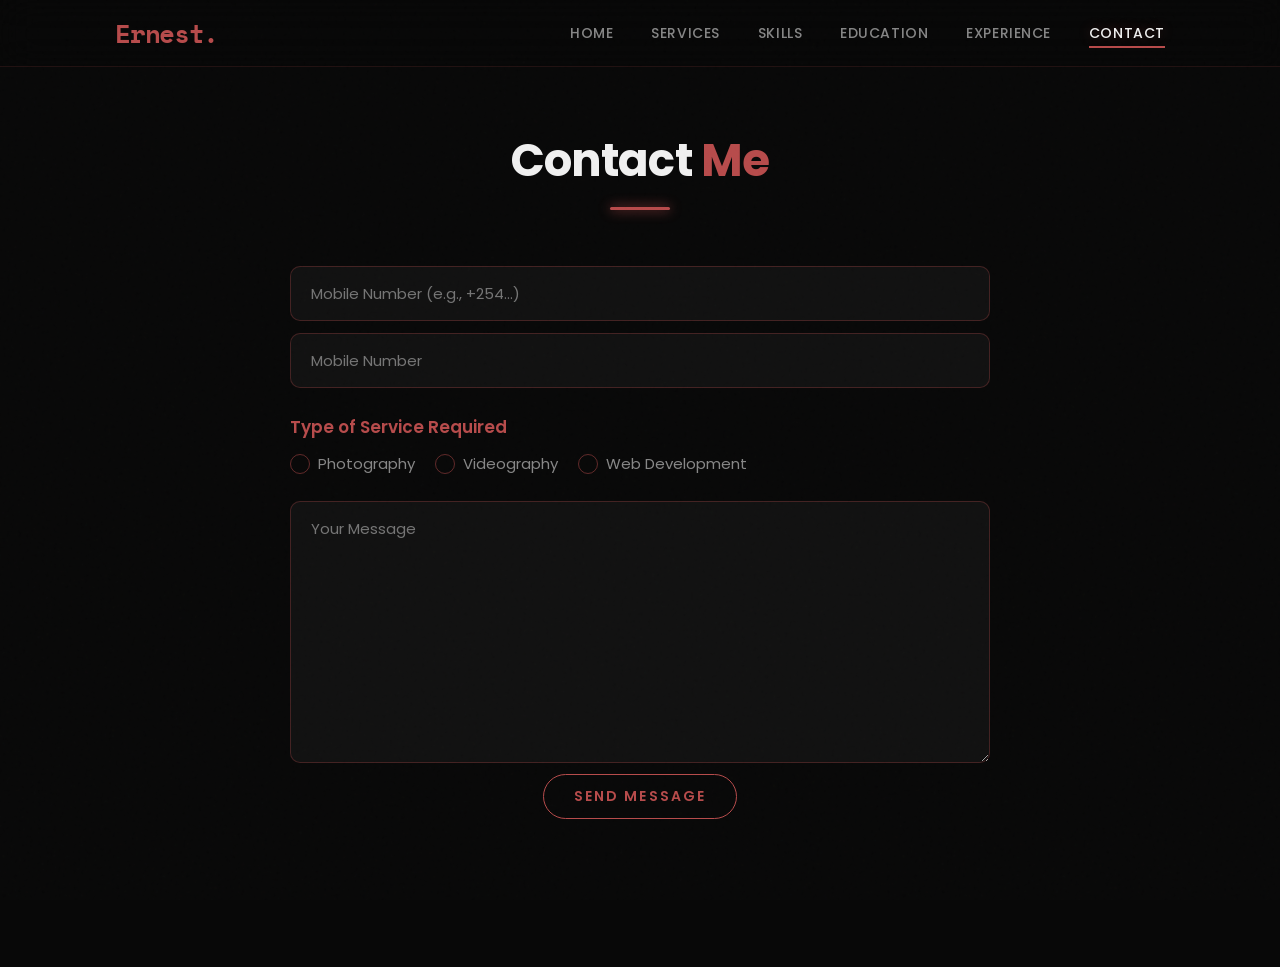
<file: contact.html>
<!DOCTYPE html>
<html lang="en">
<head>
    <meta charset="UTF-8">
    <meta name="viewport" content="width=device-width, initial-scale=1.0">
    <link rel="preconnect" href="https://fonts.googleapis.com">
    <link rel="preconnect" href="https://fonts.gstatic.com" crossorigin>
    <link href="https://fonts.googleapis.com/css2?family=Poppins:wght@100;200;300;400;500;600;700;800&family=Space+Mono:wght@400;700&display=swap" rel="stylesheet">
    <link rel="stylesheet" href="https://cdnjs.cloudflare.com/ajax/libs/font-awesome/6.5.2/css/all.min.css">
    <link rel="stylesheet" href="style.css">
    <link rel="icon" href="main.jpg">
    <title>Contact — Ernest</title>
</head>
<body>
    <header>
        <a href="index.html" class="logo">Ernest.</a>
        <nav>
            <a href="index.html">Home</a>
            <a href="services.html">Services</a>
            <a href="skills.html">Skills</a>
            <a href="education.html">Education</a>
            <a href="experience.html">Experience</a>
            <a href="contact.html" class="active">Contact</a>
        </nav>
    </header>

    <section class="contact" id="contact">
        <h2 class="heading">Contact <span>Me</span></h2>

        <form action="https://formspree.io/f/xzdrleoq" method="POST">
           <div class="input-box">
                <input type="tel" 
                    placeholder="Mobile Number (e.g., +254...)" 
                    name="user_phone" 
                    pattern="^\+?[0-9]{7,15}$" 
                    title="Please enter a valid phone number with country code (e.g., +123456789)"
                    required style="width: 100%;">
            </div>

            <div class="input-box">
                <input type="tel" placeholder="Mobile Number" name="user_Admission_Number" required style="width: 100%;">
            </div>

            <div class="services-box">
                <h3>Type of Service Required</h3>
                <div class="checkbox-group">
                    <label>
                        <input type="checkbox" name="service" value="Photography"> Photography
                    </label>
                    <label>
                        <input type="checkbox" name="service" value="Videography"> Videography
                    </label>
                    <label>
                        <input type="checkbox" name="service" value="Web Development"> Web Development
                    </label>
                </div>
            </div>

            <textarea name="message" cols="30" rows="10" placeholder="Your Message"></textarea>
            <input type="submit" value="Send Message" class="btn">
        </form>
    </section>
</body>
</html>
</file>
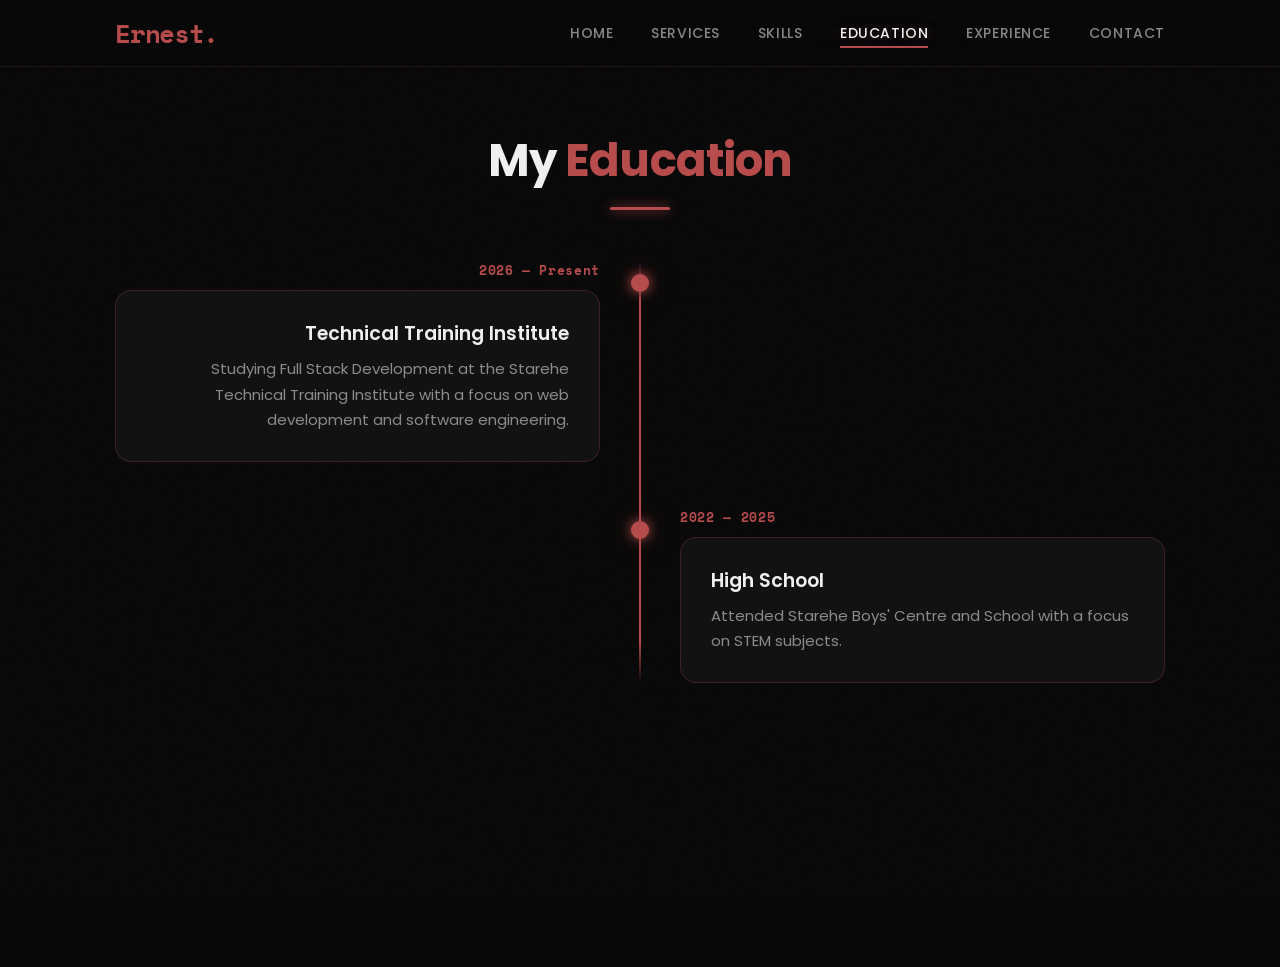
<file: education.html>
<!DOCTYPE html>
<html lang="en">
<head>
    <meta charset="UTF-8">
    <meta name="viewport" content="width=device-width, initial-scale=1.0">
    <link rel="preconnect" href="https://fonts.googleapis.com">
    <link rel="preconnect" href="https://fonts.gstatic.com" crossorigin>
    <link href="https://fonts.googleapis.com/css2?family=Poppins:wght@100;200;300;400;500;600;700;800&family=Space+Mono:wght@400;700&display=swap" rel="stylesheet">
    <link rel="stylesheet" href="https://cdnjs.cloudflare.com/ajax/libs/font-awesome/6.5.2/css/all.min.css">
    <link rel="stylesheet" href="style.css">
    <link rel="icon" href="main.jpg">
    <title>Education — Ernest</title>
</head>
<body>
    <header>
        <a href="index.html" class="logo">Ernest.</a>
        <nav>
            <a href="index.html">Home</a>
            <a href="services.html">Services</a>
            <a href="skills.html">Skills</a>
            <a href="education.html" class="active">Education</a>
            <a href="experience.html">Experience</a>
            <a href="contact.html">Contact</a>
        </nav>
    </header>

    <section class="education" id="education">
        <h2 class="heading">My <span>Education</span></h2>
        <div class="timeline-items">
            <div class="timeline-item">
                <div class="timeline-dot"></div>
                <div class="timeline-date">2026 — Present</div>
                <div class="timeline-content">
                    <h3>Technical Training Institute</h3>
                    <p>Studying Full Stack Development at the Starehe Technical Training Institute with a focus on web development and software engineering.</p>
                </div>
            </div>
            <div class="timeline-item">
                <div class="timeline-dot"></div>
                <div class="timeline-date">2022 — 2025</div>
                <div class="timeline-content">
                    <h3>High School</h3>
                    <p>Attended Starehe Boys' Centre and School with a focus on STEM subjects.</p>
                </div>
            </div>
        </div>
    </section>
</body>
</html>
</file>
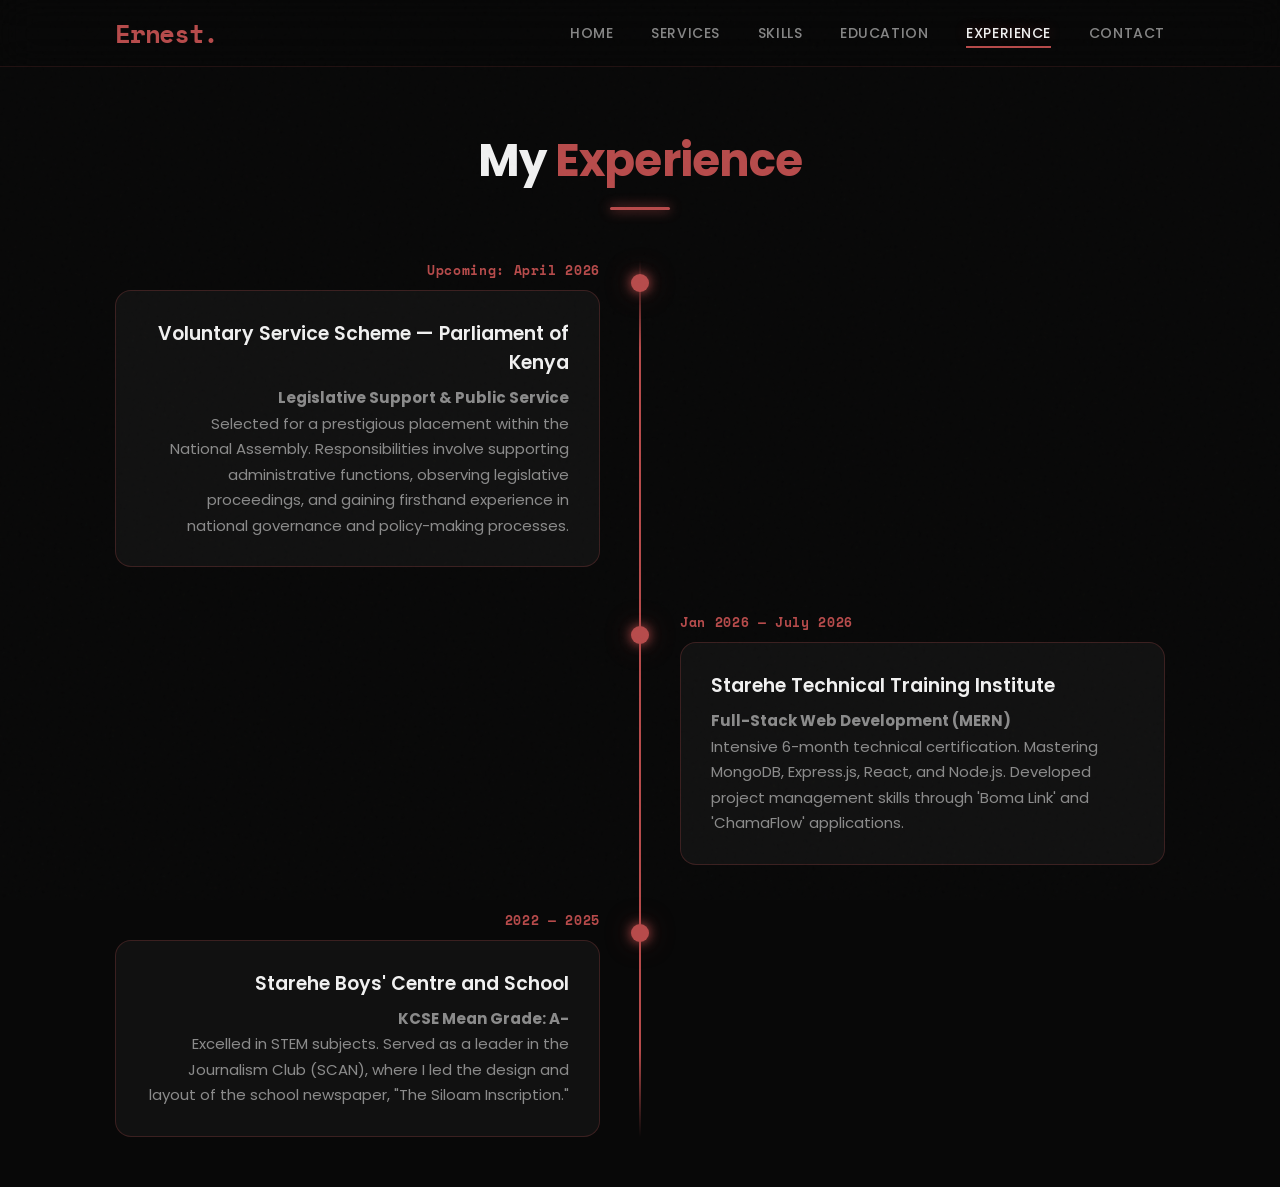
<file: experience.html>
<!DOCTYPE html>
<html lang="en">
<head>
    <meta charset="UTF-8">
    <meta name="viewport" content="width=device-width, initial-scale=1.0">
    <link rel="preconnect" href="https://fonts.googleapis.com">
    <link rel="preconnect" href="https://fonts.gstatic.com" crossorigin>
    <link href="https://fonts.googleapis.com/css2?family=Poppins:wght@100;200;300;400;500;600;700;800&family=Space+Mono:wght@400;700&display=swap" rel="stylesheet">
    <link rel="stylesheet" href="https://cdnjs.cloudflare.com/ajax/libs/font-awesome/6.5.2/css/all.min.css">
    <link rel="stylesheet" href="style.css">
    <link rel="icon" href="main.jpg">
    <title>Experience — Ernest</title>
</head>
<body>
    <header>
        <a href="index.html" class="logo">Ernest.</a>
        <nav>
            <a href="index.html">Home</a>
            <a href="services.html">Services</a>
            <a href="skills.html">Skills</a>
            <a href="education.html">Education</a>
            <a href="experience.html" class="active">Experience</a>
            <a href="contact.html">Contact</a>
        </nav>
    </header>

    <section class="experience" id="experience">
        <h2 class="heading">My <span>Experience</span></h2>
        <div class="timeline-items">
            <div class="timeline-item">
                <div class="timeline-dot"></div>
                <div class="timeline-date">Upcoming: April 2026</div>
                <div class="timeline-content">
                    <h3>Voluntary Service Scheme — Parliament of Kenya</h3>
                    <p><strong>Legislative Support & Public Service</strong></p>
                    <p>Selected for a prestigious placement within the National Assembly. Responsibilities involve supporting administrative functions, observing legislative proceedings, and gaining firsthand experience in national governance and policy-making processes.</p>
                </div>
            </div>
            <div class="timeline-item">
                <div class="timeline-dot"></div>
                <div class="timeline-date">Jan 2026 — July 2026</div>
                <div class="timeline-content">
                    <h3>Starehe Technical Training Institute</h3>
                    <p><strong>Full-Stack Web Development (MERN)</strong></p>
                    <p>Intensive 6-month technical certification. Mastering MongoDB, Express.js, React, and Node.js. Developed project management skills through 'Boma Link' and 'ChamaFlow' applications.</p>
                </div>
            </div>

            <div class="timeline-item">
                <div class="timeline-dot"></div>
                <div class="timeline-date">2022 — 2025</div>
                <div class="timeline-content">
                    <h3>Starehe Boys' Centre and School</h3>
                    <p><strong>KCSE Mean Grade: A-</strong></p>
                    <p>Excelled in STEM subjects. Served as a leader in the Journalism Club (SCAN), where I led the design and layout of the school newspaper, "The Siloam Inscription."</p>
                </div>
            </div>
        </div>
    </section>
</body>
</html>
</file>
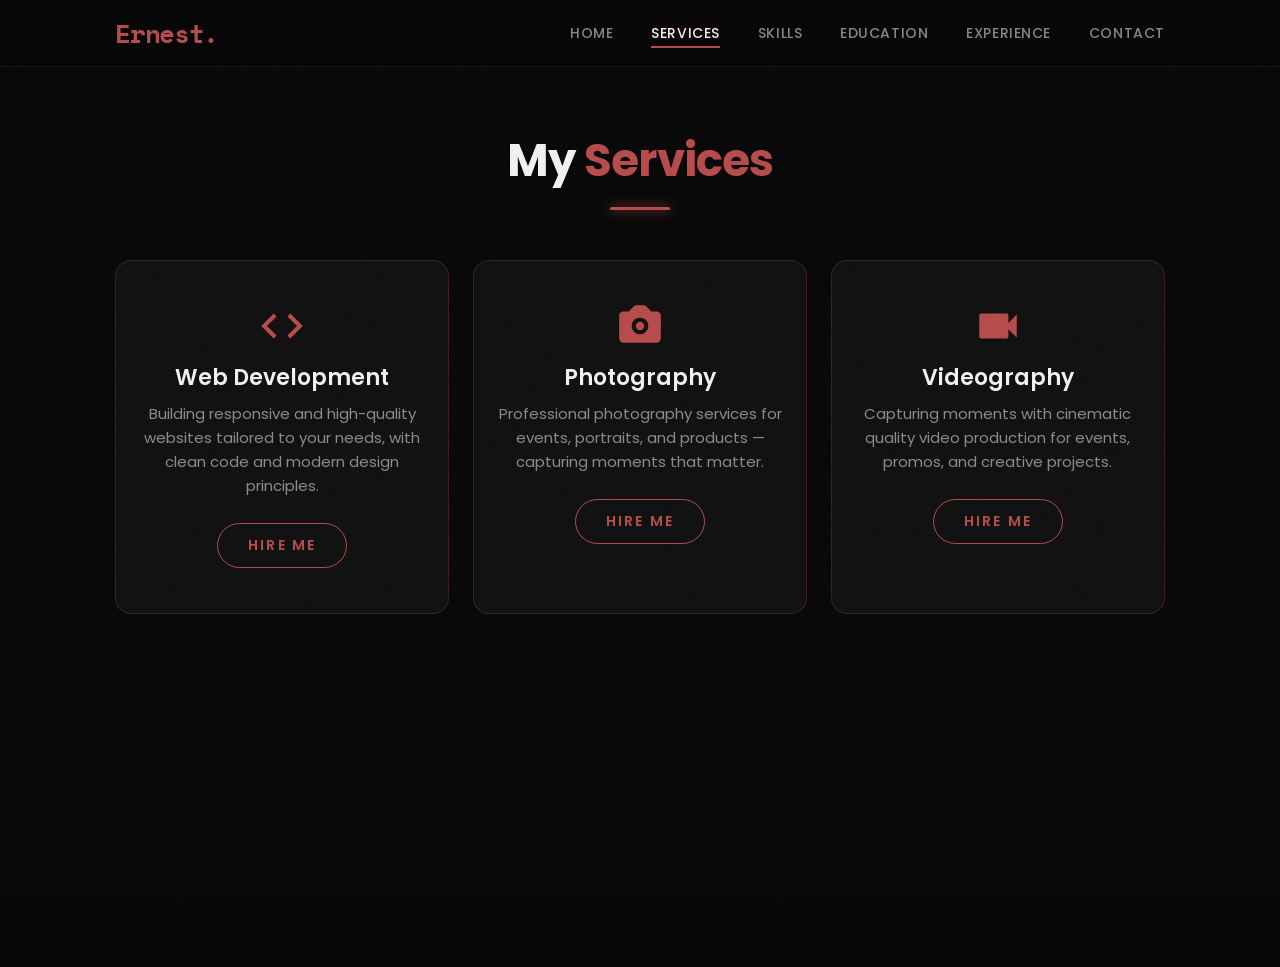
<file: services.html>
<!DOCTYPE html>
<html lang="en">
<head>
    <meta charset="UTF-8">
    <meta name="viewport" content="width=device-width, initial-scale=1.0">
    <link rel="preconnect" href="https://fonts.googleapis.com">
    <link rel="preconnect" href="https://fonts.gstatic.com" crossorigin>
    <link href="https://fonts.googleapis.com/css2?family=Poppins:wght@100;200;300;400;500;600;700;800&family=Space+Mono:wght@400;700&display=swap" rel="stylesheet">
    <link rel="stylesheet" href="style.css">
    <link rel="icon" href="main.jpg">
    <title>Services — Ernest</title>
</head>
<body>
    <header>
        <a href="index.html" class="logo">Ernest.</a>
        <nav>
            <a href="index.html">Home</a>
            <a href="services.html" class="active">Services</a>
            <a href="skills.html">Skills</a>
            <a href="education.html">Education</a>
            <a href="experience.html">Experience</a>
            <a href="contact.html">Contact</a>
        </nav>
    </header>

    <section class="services" id="services">
        <h2 class="heading">My <span>Services</span></h2>
        <div class="services-container">
            <div class="service-box">
                <svg xmlns="http://www.w3.org/2000/svg" viewBox="0 0 24 24" fill="currentColor"><path d="M9.4 16.6 4.8 12l4.6-4.6L8 6l-6 6 6 6 1.4-1.4zm5.2 0 4.6-4.6-4.6-4.6L16 6l6 6-6 6-1.4-1.4z"/></svg>
                <h3>Web Development</h3>
                <p>Building responsive and high-quality websites tailored to your needs, with clean code and modern design principles.</p>
                <a href="contact.html" class="btn">Hire Me</a>
            </div>
            <div class="service-box">
                <svg xmlns="http://www.w3.org/2000/svg" viewBox="0 0 24 24" fill="currentColor"><path d="M20 5h-2.586l-2.707-2.707A1 1 0 0 0 14 2h-4a1 1 0 0 0-.707.293L6.586 5H4a2 2 0 0 0-2 2v11a2 2 0 0 0 2 2h16a2 2 0 0 0 2-2V7a2 2 0 0 0-2-2zm-8 11a4 4 0 1 1 0-8 4 4 0 0 1 0 8zm0-6a2 2 0 1 0 0 4 2 2 0 0 0 0-4z"/></svg>
                <h3>Photography</h3>
                <p>Professional photography services for events, portraits, and products — capturing moments that matter.</p>
                <a href="contact.html" class="btn">Hire Me</a>
            </div>
            <div class="service-box">
                <svg xmlns="http://www.w3.org/2000/svg" viewBox="0 0 24 24" fill="currentColor"><path d="M17 10.5V7a1 1 0 0 0-1-1H4a1 1 0 0 0-1 1v10a1 1 0 0 0 1 1h12a1 1 0 0 0 1-1v-3.5l4 4v-11l-4 4z"/></svg>
                <h3>Videography</h3>
                <p>Capturing moments with cinematic quality video production for events, promos, and creative projects.</p>
                <a href="contact.html" class="btn">Hire Me</a>
            </div>
        </div>
    </section>
</body>
</html>
</file>
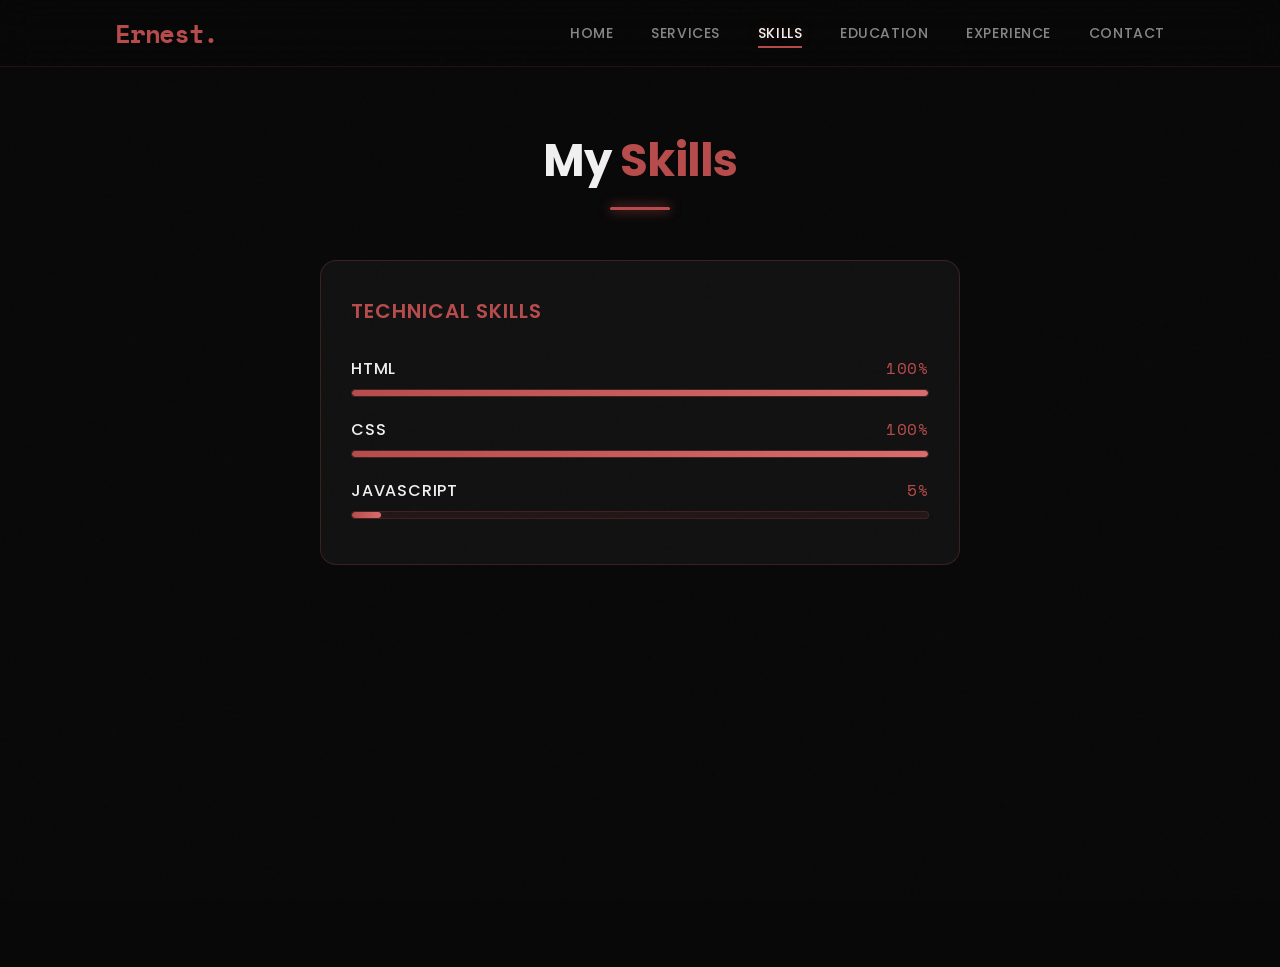
<file: skills.html>
<!DOCTYPE html>
<html lang="en">
<head>
    <meta charset="UTF-8">
    <meta name="viewport" content="width=device-width, initial-scale=1.0">
    <link rel="preconnect" href="https://fonts.googleapis.com">
    <link rel="preconnect" href="https://fonts.gstatic.com" crossorigin>
    <link href="https://fonts.googleapis.com/css2?family=Poppins:wght@100;200;300;400;500;600;700;800&family=Space+Mono:wght@400;700&display=swap" rel="stylesheet">
    <link rel="stylesheet" href="https://cdnjs.cloudflare.com/ajax/libs/font-awesome/6.5.2/css/all.min.css">
    <link rel="stylesheet" href="style.css">
    <link rel="icon" href="main.jpg">
    <title>Skills — Ernest</title>
</head>
<body>
    <header>
        <a href="index.html" class="logo">Ernest.</a>
        <nav>
            <a href="index.html">Home</a>
            <a href="services.html">Services</a>
            <a href="skills.html" class="active">Skills</a>
            <a href="education.html">Education</a>
            <a href="experience.html">Experience</a>
            <a href="contact.html">Contact</a>
        </nav>
    </header>

    <section class="skills" id="skills">
        <h2 class="heading">My <span>Skills</span></h2>
        <div class="skills-container">
            <div class="skill-box">
                <h3>Technical Skills</h3>
                <div class="skill-content">
                    <div class="progress">
                        <h3>HTML <span>100%</span></h3>
                        <div class="bar"><span style="width: 100%;"></span></div>
                    </div>
                    <div class="progress">
                        <h3>CSS <span>100%</span></h3>
                        <div class="bar"><span style="width: 100%;"></span></div>
                    </div>
                    <div class="progress">
                        <h3>JavaScript <span>5%</span></h3>
                        <div class="bar"><span style="width: 5%;"></span></div>
                    </div>
                </div>
            </div>
        </div>
    </section>
</body>
</html>
</file>
<file: style.css>
/* Fonts loaded via <link> in HTML — no @import needed */

:root {
    --red: #b74b4b;
    --red-glow: rgba(183, 75, 75, 0.35);
    --red-dim: rgba(183, 75, 75, 0.12);
    --bg: #080808;
    --surface: #111111;
    --surface2: #181818;
    --text: #f0f0f0;
    --text-dim: rgba(240, 240, 240, 0.55);
    --radius: 1.6rem;
    --transition: 0.35s cubic-bezier(0.4, 0, 0.2, 1);
}

*, *::before, *::after {
    font-family: 'Poppins', sans-serif;
    margin: 0;
    padding: 0;
    box-sizing: border-box;
    text-decoration: none;
    border: none;
    outline: none;
}

html {
    font-size: 62.5%;
    scroll-behavior: smooth;
}

/* Custom scrollbar */
::-webkit-scrollbar { width: 6px; }
::-webkit-scrollbar-track { background: var(--bg); }
::-webkit-scrollbar-thumb { background: var(--red); border-radius: 3px; }
::-webkit-scrollbar-thumb:hover { background: #d05c5c; }

body {
    width: 100%;
    min-height: 100vh;
    overflow-x: hidden;
    background-color: var(--bg);
    color: var(--text);
}

/* Grain texture overlay */
body::before {
    content: '';
    position: fixed;
    inset: 0;
    background-image: url("data:image/svg+xml,%3Csvg viewBox='0 0 256 256' xmlns='http://www.w3.org/2000/svg'%3E%3Cfilter id='noise'%3E%3CfeTurbulence type='fractalNoise' baseFrequency='0.9' numOctaves='4' stitchTiles='stitch'/%3E%3C/filter%3E%3Crect width='100%25' height='100%25' filter='url(%23noise)' opacity='0.035'/%3E%3C/svg%3E");
    pointer-events: none;
    z-index: 9999;
    opacity: 0.5;
}

/* ─── HEADER ─────────────────────────────── */
header {
    position: sticky;
    top: 0;
    left: 0;
    width: 100%;
    padding: 1.4rem 9%;
    background: rgba(8, 8, 8, 0.3);
    backdrop-filter: blur(18px) saturate(1.5);
    -webkit-backdrop-filter: blur(18px) saturate(1.5);
    border-bottom: 1px solid rgba(183, 75, 75, 0.15);
    display: flex;
    justify-content: space-between;
    align-items: center;
    z-index: 100;
    transition: background var(--transition);
}

.logo {
    font-family: 'Space Mono', monospace;
    font-size: 2.6rem;
    color: var(--red);
    font-weight: 700;
    cursor: pointer;
    letter-spacing: -0.05em;
    transition: var(--transition);
}

.logo:hover {
    text-shadow: 0 0 20px var(--red);
    transform: scale(1.06);
}

nav a {
    font-size: 1.4rem;
    color: var(--text-dim);
    margin-left: 3.5rem;
    font-weight: 500;
    letter-spacing: 0.04em;
    text-transform: uppercase;
    transition: var(--transition);
    border-bottom: 2px solid transparent;
    padding-bottom: 3px;
}

nav a:hover,
nav a.active {
    color: var(--text);
    border-bottom-color: var(--red);
    text-shadow: 0 0 12px var(--red-glow);
}

/* ─── FADE-IN ANIMATION ──────────────────── */
@keyframes fadeUp {
    from { opacity: 0; transform: translateY(28px); }
    to   { opacity: 1; transform: translateY(0); }
}

section {
    min-height: 100vh;
    padding: 6rem 9% 5rem;
}

.home-img,
.home-content {
    animation: fadeUp 0.7s ease both;
}

.home-img { animation-delay: 0.1s; }
.home-content { animation-delay: 0.2s; }

/* ─── HOME ───────────────────────────────── */
.home {
    display: flex;
    justify-content: center;
    align-items: center;
    gap: 8rem;
    position: relative;
    overflow: hidden;
}

/* Ambient background glow */
.home::after {
    content: '';
    position: absolute;
    width: 50rem;
    height: 50rem;
    border-radius: 50%;
    background: radial-gradient(circle, rgba(183,75,75,0.1) 0%, transparent 70%);
    top: 50%;
    left: 50%;
    transform: translate(-50%, -50%);
    pointer-events: none;
    animation: pulse 5s ease-in-out infinite;
}

@keyframes pulse {
    0%, 100% { transform: translate(-50%, -50%) scale(1); opacity: 0.7; }
    50%       { transform: translate(-50%, -50%) scale(1.15); opacity: 1; }
}

.home-img {
    border-radius: 50%;
    position: relative;
    z-index: 1;
}

.home-img img {
    width: 32vw;
    height: 32vw;
    max-width: 380px;
    max-height: 380px;
    object-fit: cover;
    border-radius: 50%;
    box-shadow: 0 0 0 4px var(--red-dim), 0 0 40px var(--red-glow), 0 0 80px rgba(183,75,75,0.15);
    cursor: pointer;
    transition: 0.4s cubic-bezier(0.4, 0, 0.2, 1);
}

.home-img img:hover {
    transform: scale(1.04);
    box-shadow: 0 0 0 4px rgba(183,75,75,0.4), 0 0 60px var(--red-glow), 0 0 120px rgba(183,75,75,0.2);
}

.home-content {
    z-index: 1;
}

.home-content h1 {
    font-size: clamp(3.2rem, 5vw + 1rem, 6.4rem);
    font-weight: 700;
    line-height: 1.2;
    letter-spacing: -0.02em;
}

span { color: var(--red); }

.home-content p {
    font-size: 1.6rem;
    color: var(--text-dim);
    line-height: 1.7;
    max-width: 44rem;
    margin-top: 0.5rem;
}

/* ─── SOCIAL ICONS ───────────────────────── */
.social-icons a {
    display: inline-flex;
    justify-content: center;
    align-items: center;
    width: 4.2rem;
    height: 4.2rem;
    background: transparent;
    border: 1.5px solid rgba(183, 75, 75, 0.5);
    border-radius: 50%;
    margin: 2.5rem 1.2rem 2.5rem 0;
    transition: var(--transition);
    color: var(--red);
}

.social-icons a svg {
    width: 1.8rem;
    height: 1.8rem;
    fill: currentColor;
    transition: var(--transition);
}

.social-icons a:hover {
    color: white;
    transform: scale(1.25) translateY(-4px);
    background: var(--red);
    border-color: var(--red);
    box-shadow: 0 8px 24px var(--red-glow);
}

/* ─── BUTTON ─────────────────────────────── */
.btn {
    display: inline-block;
    padding: 1.1rem 3rem;
    background: transparent;
    border-radius: 4rem;
    font-size: 1.4rem;
    color: var(--red);
    letter-spacing: 0.15em;
    text-transform: uppercase;
    font-weight: 600;
    border: 1.5px solid var(--red);
    transition: var(--transition);
    cursor: pointer;
    position: relative;
    overflow: hidden;
}

.btn::before {
    content: '';
    position: absolute;
    inset: 0;
    background: var(--red);
    transform: scaleX(0);
    transform-origin: left;
    transition: transform var(--transition);
    z-index: -1;
}

.btn:hover::before { transform: scaleX(1); }

.btn:hover {
    color: white;
    box-shadow: 0 0 28px var(--red-glow);
}

/* ─── TYPING ANIMATION ───────────────────── */
.typing-text {
    font-size: 3rem;
    font-weight: 600;
    min-height: 4rem;
    margin: 0.8rem 0 1.2rem;
    letter-spacing: -0.01em;
}

.typing-text span { color: var(--red); }

.cursor {
    display: inline-block;
    color: var(--red);
    font-weight: 300;
    animation: blink 0.7s step-end infinite;
    margin-left: 2px;
}

@keyframes blink {
    0%, 100% { opacity: 1; }
    50%       { opacity: 0; }
}

/* ─── SECTION HEADINGS ───────────────────── */
.heading {
    text-align: center;
    font-size: 4.5rem;
    font-weight: 700;
    letter-spacing: -0.02em;
    margin-bottom: 5rem;
    position: relative;
}

.heading::after {
    content: '';
    display: block;
    width: 6rem;
    height: 3px;
    background: var(--red);
    margin: 1.2rem auto 0;
    border-radius: 2px;
    box-shadow: 0 0 12px var(--red);
}

/* ─── SERVICES ───────────────────────────── */
.services-container {
    display: flex;
    justify-content: center;
    align-items: stretch;
    flex-wrap: wrap;
    gap: 2.4rem;
}

.service-box {
    flex: 1 1 28rem;
    background: var(--surface);
    padding: 4rem 2.4rem;
    border-radius: var(--radius);
    text-align: center;
    border: 1px solid rgba(183, 75, 75, 0.25);
    transition: var(--transition);
    position: relative;
    overflow: hidden;
}

.service-box::before {
    content: '';
    position: absolute;
    inset: 0;
    background: radial-gradient(circle at 50% 0%, rgba(183,75,75,0.08) 0%, transparent 70%);
    opacity: 0;
    transition: var(--transition);
}

.service-box:hover::before { opacity: 1; }

.service-box:hover {
    border-color: rgba(183, 75, 75, 0.6);
    transform: translateY(-6px);
    box-shadow: 0 20px 50px rgba(183,75,75,0.18);
}

.service-box svg {
    width: 5rem;
    height: 5rem;
    color: var(--red);
    fill: currentColor;
    margin-bottom: 0.5rem;
    display: block;
    margin-left: auto;
    margin-right: auto;
}

.service-box h3 {
    font-size: 2.2rem;
    font-weight: 600;
    margin: 1rem 0 0.8rem;
}

.service-box p {
    font-size: 1.5rem;
    color: var(--text-dim);
    margin-bottom: 2.5rem;
    line-height: 1.6;
}

/* ─── SKILLS ─────────────────────────────── */
.skills-container {
    display: flex;
    justify-content: center;
    flex-wrap: wrap;
    gap: 2rem;
}

.skill-box {
    flex: 1 1 40rem;
    background: var(--surface);
    padding: 3.5rem 3rem;
    border-radius: var(--radius);
    border: 1px solid rgba(183, 75, 75, 0.25);
    max-width: 640px;
}

.skill-box h3 {
    font-size: 2rem;
    font-weight: 600;
    margin-bottom: 2rem;
    color: var(--red);
    letter-spacing: 0.05em;
    text-transform: uppercase;
}

.progress { padding: 1rem 0; }

.progress h3 {
    font-size: 1.6rem;
    display: flex;
    justify-content: space-between;
    font-weight: 500;
    margin-bottom: 0.8rem;
    color: var(--text);
}

.progress h3 span { color: var(--red); font-family: 'Space Mono', monospace; }

.progress .bar {
    height: 8px;
    border-radius: 4px;
    background: rgba(183,75,75,0.1);
    overflow: hidden;
    border: 1px solid rgba(183,75,75,0.2);
}

.progress .bar span {
    display: block;
    height: 100%;
    border-radius: 4px;
    background: linear-gradient(90deg, #b74b4b, #d96c6c);
    box-shadow: 0 0 12px var(--red-glow);
    animation: growBar 1.2s cubic-bezier(0.4, 0, 0.2, 1) both;
    transform-origin: left;
}

@keyframes growBar {
    from { transform: scaleX(0); }
    to   { transform: scaleX(1); }
}

/* ─── TIMELINE ───────────────────────────── */
.timeline-items {
    max-width: 1100px;
    margin: auto;
    display: flex;
    flex-wrap: wrap;
    position: relative;
}

.timeline-items::before {
    content: '';
    position: absolute;
    width: 2px;
    height: 100%;
    background: linear-gradient(to bottom, transparent, var(--red) 10%, var(--red) 90%, transparent);
    left: calc(50% - 1px);
}

.timeline-item {
    margin-bottom: 4.5rem;
    width: 100%;
    position: relative;
}

.timeline-item:last-child { margin-bottom: 0; }

.timeline-item:nth-child(odd) {
    padding-right: calc(50% + 40px);
    text-align: right;
}

.timeline-item:nth-child(even) {
    padding-left: calc(50% + 40px);
}

.timeline-dot {
    height: 18px;
    width: 18px;
    background: var(--red);
    box-shadow: 0 0 12px var(--red), 0 0 28px var(--red-glow);
    position: absolute;
    left: calc(50% - 9px);
    border-radius: 50%;
    top: 14px;
    transition: var(--transition);
}

.timeline-item:hover .timeline-dot {
    transform: scale(1.4);
    box-shadow: 0 0 20px var(--red), 0 0 50px var(--red-glow);
}

.timeline-date {
    font-family: 'Space Mono', monospace;
    font-size: 1.3rem;
    font-weight: 700;
    color: var(--red);
    margin: 0 0 1rem;
    letter-spacing: 0.05em;
}

.timeline-content {
    background: var(--surface);
    border: 1px solid rgba(183, 75, 75, 0.25);
    padding: 2.8rem 3rem;
    border-radius: var(--radius);
    cursor: pointer;
    transition: var(--transition);
}

.timeline-content:hover {
    transform: translateY(-4px);
    border-color: rgba(183, 75, 75, 0.6);
    box-shadow: 0 16px 40px rgba(183,75,75,0.15);
}

.timeline-content h3 {
    font-size: 1.9rem;
    font-weight: 600;
    color: var(--text);
    margin-bottom: 0.8rem;
}

.timeline-content p {
    color: var(--text-dim);
    font-size: 1.5rem;
    line-height: 1.7;
}

/* ─── CONTACT ────────────────────────────── */
.contact form {
    max-width: 70rem;
    margin: 0 auto;
    text-align: center;
}

.contact form .input-box {
    display: flex;
    justify-content: space-between;
    gap: 1.4rem;
    flex-wrap: wrap;
}

.contact form .input-box input,
.contact form textarea {
    width: 100%;
    padding: 1.5rem 2rem;
    font-size: 1.5rem;
    color: var(--text);
    background: var(--surface);
    border-radius: 1rem;
    margin: 0.6rem 0;
    border: 1px solid rgba(183, 75, 75, 0.3);
    transition: var(--transition);
}

.contact form .input-box input:focus,
.contact form .input-box input:hover,
.contact form textarea:focus,
.contact form textarea:hover {
    border-color: var(--red);
    box-shadow: 0 0 0 3px var(--red-dim);
    background: var(--surface2);
}

.contact form .input-box input { width: calc(50% - 0.7rem); }

.contact form textarea {
    resize: vertical;
    min-height: 16rem;
}

.services-box {
    text-align: left;
    margin: 2rem 0;
    font-size: 1.5rem;
}

.services-box h3 {
    font-size: 1.7rem;
    margin-bottom: 1.2rem;
    color: var(--red);
    font-weight: 600;
}

.checkbox-group {
    display: flex;
    gap: 2rem;
    flex-wrap: wrap;
}

.checkbox-group label {
    cursor: pointer;
    display: flex;
    align-items: center;
    gap: 0.8rem;
    color: var(--text-dim);
    transition: var(--transition);
}

.checkbox-group label:hover { color: var(--text); }

.checkbox-group input[type="checkbox"] {
    appearance: none;
    width: 2rem;
    height: 2rem;
    cursor: pointer;
    border: 1.5px solid rgba(183,75,75,0.5);
    border-radius: 50%;
    position: relative;
    display: flex;
    justify-content: center;
    align-items: center;
    transition: var(--transition);
    flex-shrink: 0;
}

.checkbox-group input[type="checkbox"]:hover {
    border-color: var(--red);
    box-shadow: 0 0 10px var(--red-glow);
}

.checkbox-group input[type="checkbox"]:checked {
    background: var(--red);
    border-color: var(--red);
    box-shadow: 0 0 12px var(--red-glow);
}

.checkbox-group input[type="checkbox"]:checked::after {
    content: '';
    width: 0.5rem;
    height: 1rem;
    border: solid white;
    border-width: 0 2px 2px 0;
    transform: rotate(45deg) translate(0, -0.15rem);
}

/* ─── RESPONSIVE ─────────────────────────── */
@media (max-width: 995px) {
    header {
        flex-direction: column;
        padding: 1.2rem 2rem;
        backdrop-filter: blur(12px);
        -webkit-backdrop-filter: blur(12px);
        background: rgba(8, 8, 8, 0.45) !important;
        border-bottom-color: transparent;
    }

    nav {
        display: flex;
        flex-wrap: wrap;
        justify-content: center;
        padding: 0.8rem 0 0.4rem;
        gap: 0.2rem;
    }

    nav a {
        font-size: 1.2rem;
        margin: 0.4rem 0.8rem;
        /* Larger tap target */
        padding: 0.6rem 0.2rem;
    }

    .home {
        flex-direction: column;
        gap: 2.5rem;
        padding-top: 3rem;
        padding-bottom: 4rem;
    }

    /* Disable ambient glow pulse on mobile — saves battery */
    .home::after { display: none; }

    .home-img img {
        width: 62vw;
        height: 62vw;
        max-width: none;
        max-height: none;
    }

    /* Center all home text on mobile */
    .home-content { text-align: center; }
    .home-content h1 { text-align: center; }
    .home-content p  { text-align: center; margin: 0 auto; }
    .typing-text     { text-align: center; }

    .social-icons {
        display: flex;
        justify-content: center;
        flex-wrap: wrap;
    }

    /* Larger touch targets for social icons */
    .social-icons a {
        width: 4.8rem;
        height: 4.8rem;
    }

    .contact form .input-box input { width: 100%; }

    .timeline-items::before { left: 8px; }

    .timeline-item:nth-child(odd) {
        padding-right: 0;
        text-align: left;
    }

    .timeline-item:nth-child(odd),
    .timeline-item:nth-child(even) {
        padding-left: 38px;
    }

    .timeline-dot { left: 0; }

    /* Reduce service card hover lift on touch */
    .service-box:hover { transform: none; }
    .timeline-content:hover { transform: none; }
}

@media (max-width: 600px) {
    section { padding: 4rem 4% 4rem; }
    .heading { font-size: 3.2rem; }
    .heading::after { width: 4.5rem; }

    .home-img img { width: 72vw; height: 72vw; }

    .home-content h1 { font-size: 3.8rem; }
    .typing-text { font-size: 2.4rem; }

    .service-box { padding: 2.8rem 1.6rem; }
    .service-box h3 { font-size: 2rem; }

    .timeline-content { padding: 1.8rem 1.6rem; }
    .timeline-content h3 { font-size: 1.7rem; }

    .btn { padding: 1rem 2.4rem; font-size: 1.3rem; }

    /* Stack checkbox group on very small screens */
    .checkbox-group { flex-direction: column; gap: 1.2rem; }
}

/* ─── REDUCED MOTION ─────────────────────── */
@media (prefers-reduced-motion: reduce) {
    *, *::before, *::after {
        animation-duration: 0.01ms !important;
        transition-duration: 0.01ms !important;
    }
    .cursor { animation: none; opacity: 1; }
}

/* ─── NO GRAIN ON MOBILE (perf) ─────────── */
@media (max-width: 768px) {
    body::before { display: none; }
    .progress .bar span { animation: none; }
}
</file>
